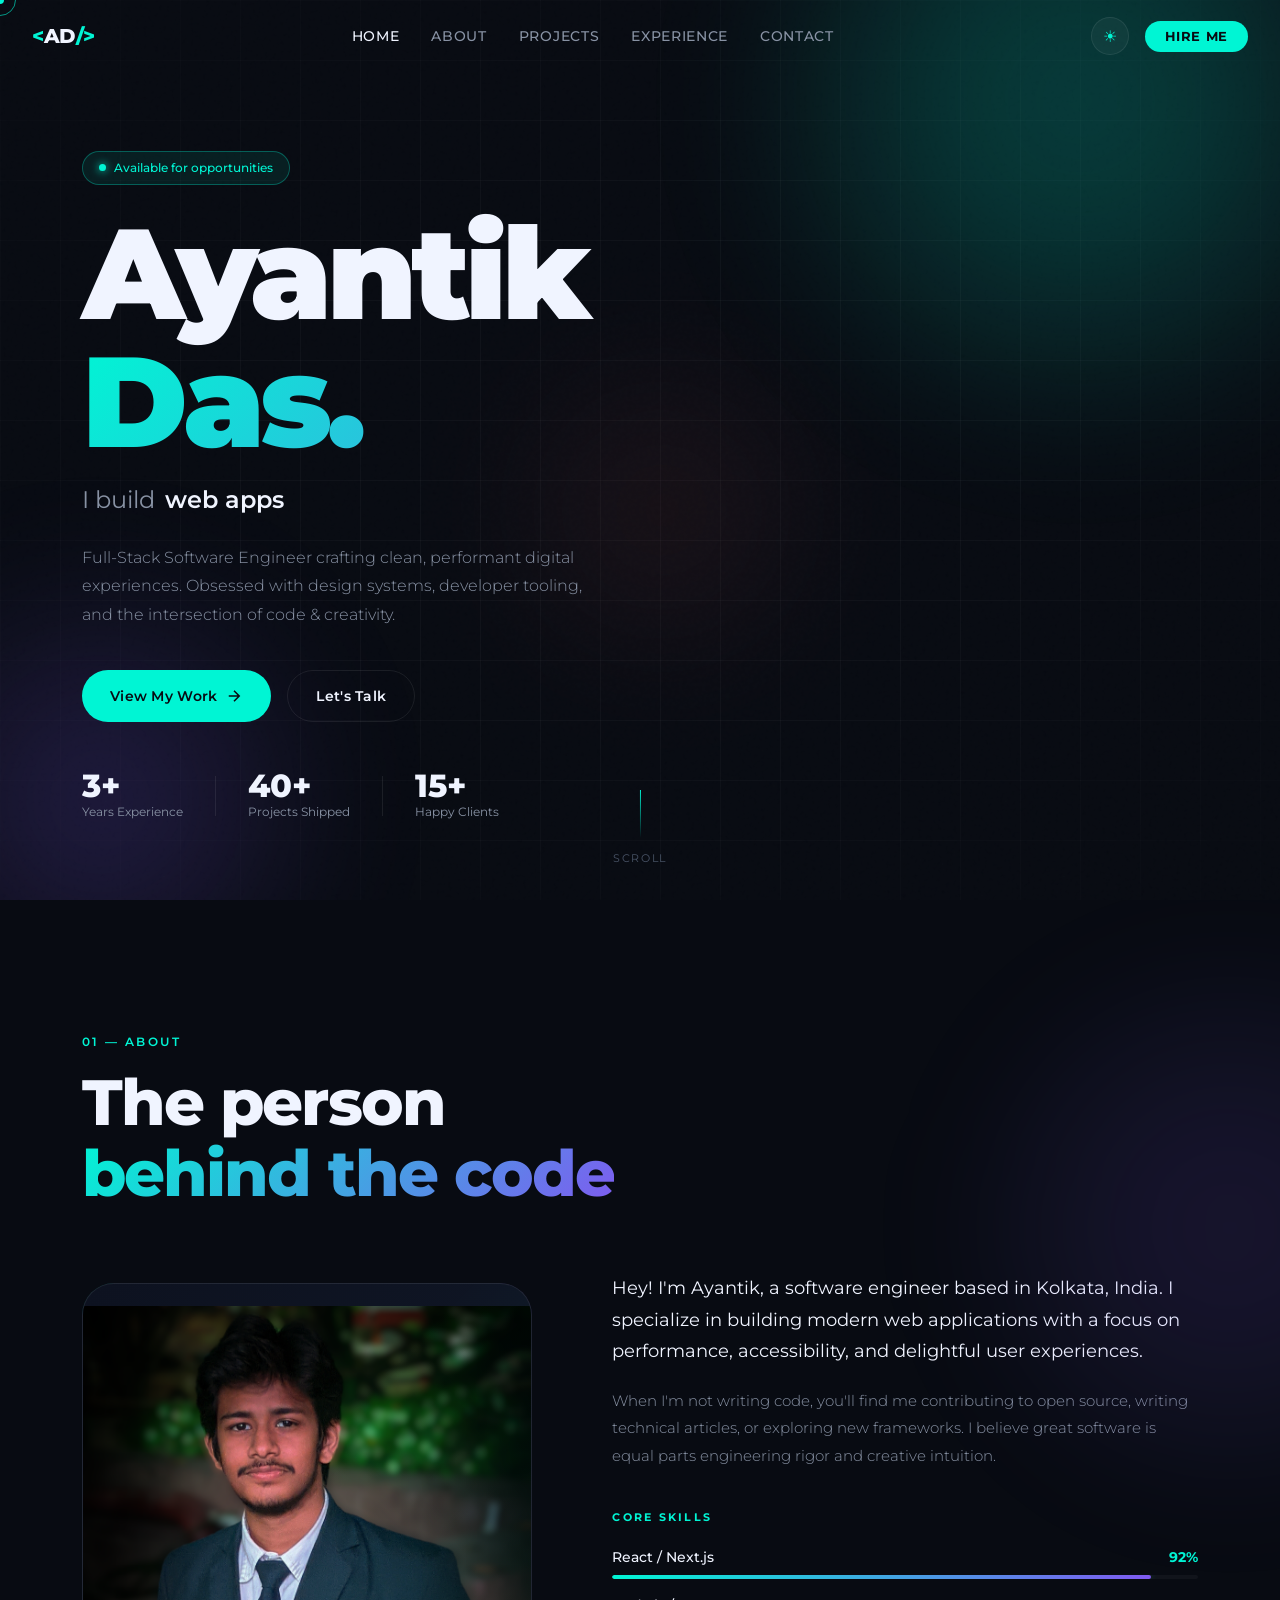
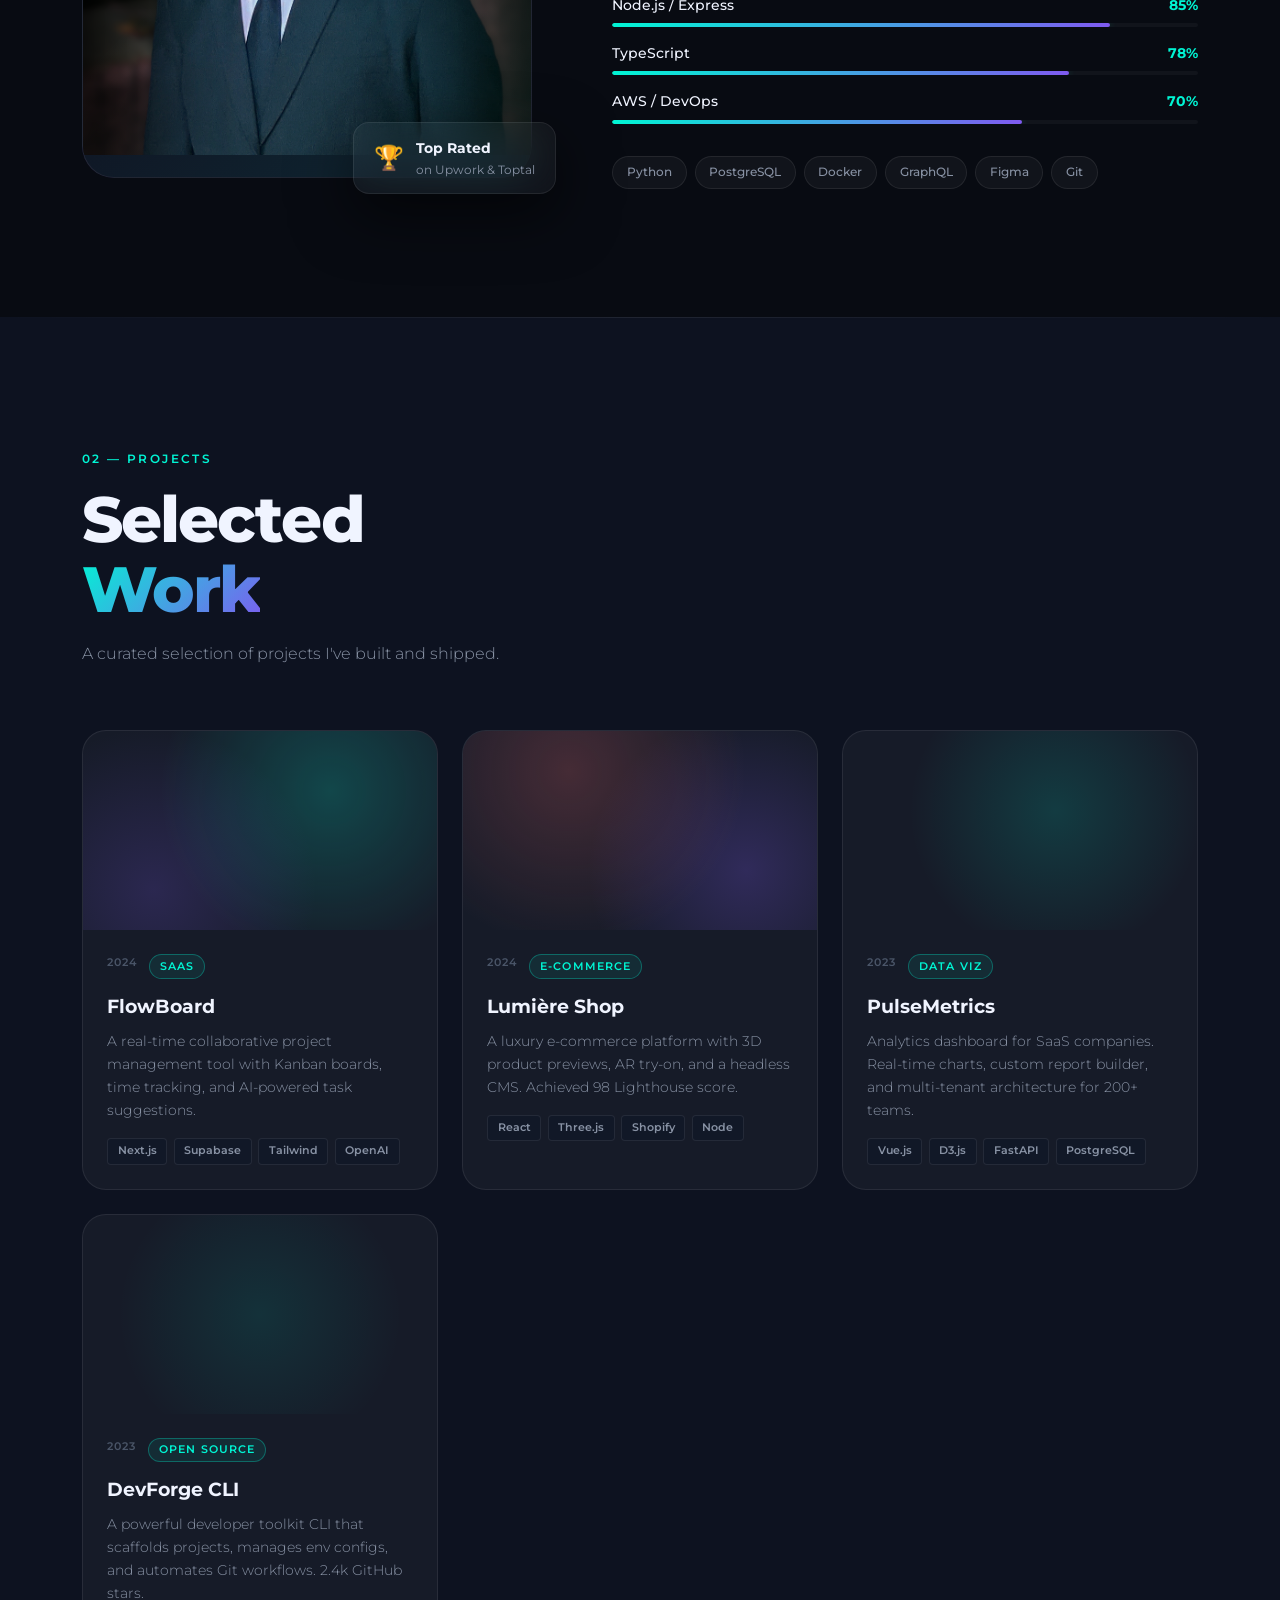
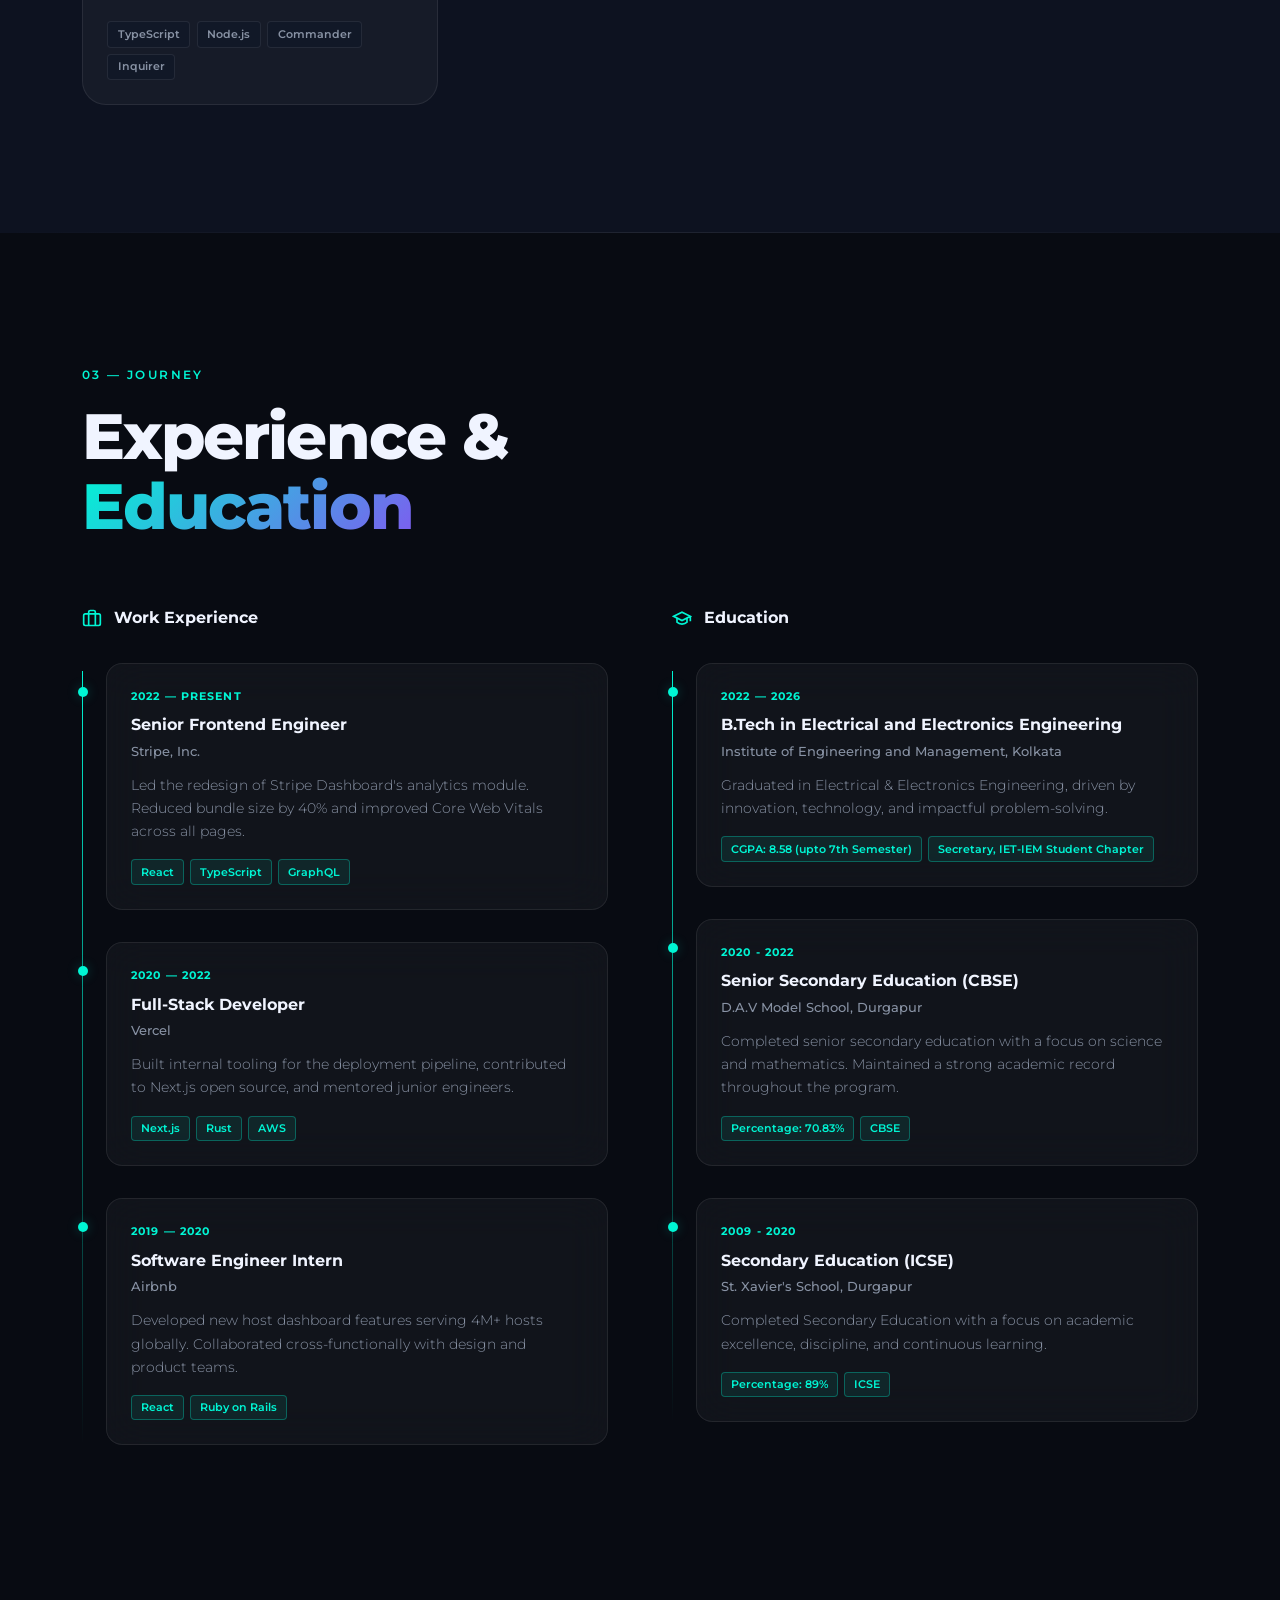
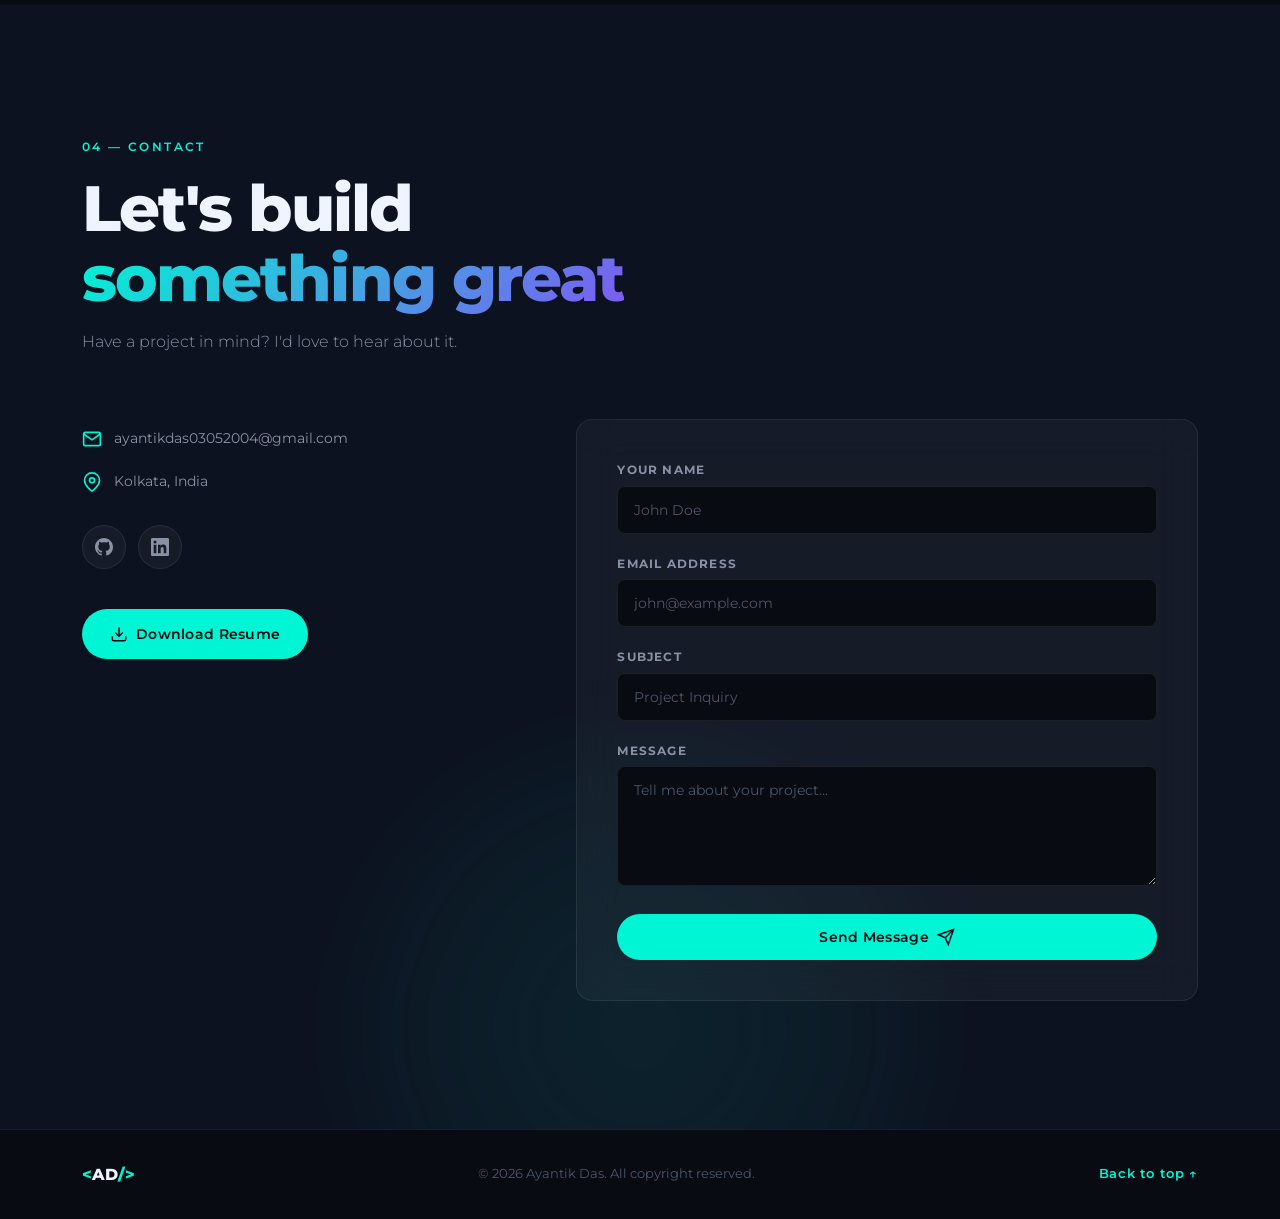
<file: index.html>
<!DOCTYPE html>
<html lang="en" data-theme="dark">
<head>
  <meta charset="UTF-8" />
  <meta name="viewport" content="width=device-width, initial-scale=1.0" />
  <title>Ayantik Das — Software Engineer</title>

  <!-- SEO Meta -->
  <meta name="description" content="Ayantik Das — Full Stack Software Engineer specializing in web development, machine learning, and scalable applications." />
  <meta name="keywords" content="Ayantik Das, Software Engineer, Full Stack Developer, Portfolio, Machine Learning, Web Developer" />
  <meta name="author" content="Ayantik Das" />

  <!-- Theme -->
  <meta name="theme-color" content="#080b12" />

  <!-- Open Graph -->
  <meta property="og:title" content="Ayantik Das | Software Engineer Portfolio" />
  <meta property="og:description" content="Explore projects, skills, and experience of Ayantik Das." />
  <meta property="og:type" content="website" />
  <meta property="og:url" content="https://ayantikdas.netlify.app" />
  <meta property="og:image" content="https://ayantikdas.netlify.app/preview.png" />

  <!-- Twitter -->
  <meta name="twitter:card" content="summary_large_image" />
  <meta name="twitter:title" content="Ayantik Das | Portfolio" />
  <meta name="twitter:description" content="Full Stack Developer | Projects, Skills, Experience" />
  <meta name="twitter:image" content="https://ayantikdas.netlify.app/preview.png" />

  <script type="application/ld+json">
  {
    "@context": "https://schema.org",
    "@type": "Person",
    "name": "Ayantik Das",
    "url": "https://ayantik-das.netlify.app",
    "jobTitle": "Software Engineer",
    "sameAs": [
      "https://github.com/ayantikdas2004"
    ]
  }
</script>

  <link rel="preconnect" href="https://fonts.googleapis.com" />
  <link rel="preconnect" href="https://fonts.gstatic.com" crossorigin />
  <link href="https://fonts.googleapis.com/css2?family=Montserrat:wght@300;400;500;600;700;800;900&display=swap" rel="stylesheet" />
  <link rel="stylesheet" href="style.css" />
  <link rel="icon" href="logo.png" />
</head>
<body>

  <!-- Custom Cursor -->
  <div class="cursor" id="cursor"></div>
  <div class="cursor-follower" id="cursorFollower"></div>

  <!-- Scroll Progress Indicator -->
  <div class="scroll-progress" id="scrollProgress"></div>

  <!-- ===== NAVBAR ===== -->
  <nav class="navbar" id="navbar">
    <div class="nav-logo">
      <span class="logo-bracket">&lt;</span>AD<span class="logo-bracket">/&gt;</span>
    </div>
    <ul class="nav-links" id="navLinks">
      <li><a href="#hero" class="nav-link">Home</a></li>
      <li><a href="#about" class="nav-link">About</a></li>
      <li><a href="#projects" class="nav-link">Projects</a></li>
      <li><a href="#experience" class="nav-link">Experience</a></li>
      <li><a href="#contact" class="nav-link">Contact</a></li>
    </ul>
    <div class="nav-actions">
      <button class="theme-toggle" id="themeToggle" aria-label="Toggle theme">
        <span class="theme-icon">☀</span>
      </button>
      <button class="nav-cta">Hire Me</button>
      <button class="hamburger" id="hamburger" aria-label="Menu">
        <span></span><span></span><span></span>
      </button>
    </div>
  </nav>

  <!-- Mobile Menu -->
  <div class="mobile-menu" id="mobileMenu">
    <ul>
      <li><a href="#hero" class="mobile-link">Home</a></li>
      <li><a href="#about" class="mobile-link">About</a></li>
      <li><a href="#projects" class="mobile-link">Projects</a></li>
      <li><a href="#experience" class="mobile-link">Experience</a></li>
      <li><a href="#contact" class="mobile-link">Contact</a></li>
    </ul>
  </div>

  <main>

    <!-- ===== HERO SECTION ===== -->
    <section class="hero" id="hero">
      <!-- Parallax background layers -->
      <div class="hero-bg" id="heroBg">
        <div class="hero-grid"></div>
        <div class="hero-orb orb-1"></div>
        <div class="hero-orb orb-2"></div>
        <div class="hero-orb orb-3"></div>
        <div class="hero-noise"></div>
      </div>

      <div class="hero-content">
        <div class="hero-badge reveal-up" style="--delay: 0s">
          <span class="badge-dot"></span>
          Available for opportunities
        </div>

        <h1 class="hero-name reveal-up" style="--delay: 0.1s">
          <span class="name-line">Ayantik</span>
          <span class="name-line accent-text">Das.</span>
        </h1>

        <div class="hero-title reveal-up" style="--delay: 0.2s">
          <span class="title-static">I build </span>
          <span class="title-rotating" id="rotatingText">
            <span class="title-word active">web apps</span>
            <span class="title-word">products</span>
            <span class="title-word">experiences</span>
            <span class="title-word">the future</span>
          </span>
        </div>

        <p class="hero-tagline reveal-up" style="--delay: 0.3s">
          Full-Stack Software Engineer crafting clean, performant digital
          experiences. Obsessed with design systems, developer tooling,
          and the intersection of code &amp; creativity.
        </p>

        <div class="hero-actions reveal-up" style="--delay: 0.4s">
          <a href="#projects" class="btn btn-primary">
            <span>View My Work</span>
            <svg viewBox="0 0 24 24" fill="none" stroke="currentColor" stroke-width="2"><path d="M5 12h14M12 5l7 7-7 7"/></svg>
          </a>
          <a href="#contact" class="btn btn-ghost">Let's Talk</a>
        </div>

        <div class="hero-stats reveal-up" style="--delay: 0.5s">
          <div class="stat">
            <span class="stat-number">3+</span>
            <span class="stat-label">Years Experience</span>
          </div>
          <div class="stat-divider"></div>
          <div class="stat">
            <span class="stat-number">40+</span>
            <span class="stat-label">Projects Shipped</span>
          </div>
          <div class="stat-divider"></div>
          <div class="stat">
            <span class="stat-number">15+</span>
            <span class="stat-label">Happy Clients</span>
          </div>
        </div>
      </div>

      <div class="hero-scroll-hint">
        <div class="scroll-line"></div>
        <span>Scroll</span>
      </div>

      <!-- Floating tech tags -->
      <div class="floating-tags" id="floatingTags">
        <span class="ftag" style="--x: 10%; --y: 20%; --delay: 0.6s">React</span>
        <span class="ftag" style="--x: 80%; --y: 15%; --delay: 0.8s">Node.js</span>
        <span class="ftag" style="--x: 75%; --y: 75%; --delay: 1s">TypeScript</span>
        <span class="ftag" style="--x: 12%; --y: 74%; --delay: 1.5s">AWS</span>
      </div>
    </section>

    <!-- ===== ABOUT SECTION ===== -->
    <section class="about" id="about">
      <div class="container">
        <div class="section-header">
          <span class="section-label reveal-up">01 — About</span>
          <h2 class="section-title reveal-up">The person<br /><em>behind the code</em></h2>
        </div>

        <div class="about-grid">
          <div class="about-image-wrap reveal-left">
            <div class="about-image-frame">
              <div class="about-image-placeholder">
                <div class="about-avatar"><img src="profile-img.png" alt="Ayantik Das"></div>
                <div class="about-image-decoration"></div>
              </div>
              <div class="about-image-glow"></div>
            </div>
            <div class="about-card glass-card">
              <span class="about-card-icon">🏆</span>
              <div>
                <strong>Top Rated</strong>
                <p>on Upwork & Toptal</p>
              </div>
            </div>
          </div>

          <div class="about-content reveal-right">
            <p class="about-intro">
              Hey! I'm Ayantik, a software engineer based in Kolkata, India.
              I specialize in building modern web applications with a focus on
              performance, accessibility, and delightful user experiences.
            </p>
            <p class="about-body">
              When I'm not writing code, you'll find me contributing to open source,
              writing technical articles, or exploring new frameworks. I believe
              great software is equal parts engineering rigor and creative intuition.
            </p>

            <div class="skills-section">
              <h3 class="skills-heading">Core Skills</h3>
              <div class="skills-grid">
                <div class="skill-item" data-level="92">
                  <div class="skill-info">
                    <span>React / Next.js</span>
                    <span class="skill-pct">92%</span>
                  </div>
                  <div class="skill-bar"><div class="skill-fill" data-width="92"></div></div>
                </div>
                <div class="skill-item" data-level="85">
                  <div class="skill-info">
                    <span>Node.js / Express</span>
                    <span class="skill-pct">85%</span>
                  </div>
                  <div class="skill-bar"><div class="skill-fill" data-width="85"></div></div>
                </div>
                <div class="skill-item" data-level="78">
                  <div class="skill-info">
                    <span>TypeScript</span>
                    <span class="skill-pct">78%</span>
                  </div>
                  <div class="skill-bar"><div class="skill-fill" data-width="78"></div></div>
                </div>
                <div class="skill-item" data-level="70">
                  <div class="skill-info">
                    <span>AWS / DevOps</span>
                    <span class="skill-pct">70%</span>
                  </div>
                  <div class="skill-bar"><div class="skill-fill" data-width="70"></div></div>
                </div>
              </div>
            </div>

            <div class="tech-icons">
              <span class="tech-badge">Python</span>
              <span class="tech-badge">PostgreSQL</span>
              <span class="tech-badge">Docker</span>
              <span class="tech-badge">GraphQL</span>
              <span class="tech-badge">Figma</span>
              <span class="tech-badge">Git</span>
            </div>
          </div>
        </div>
      </div>

      <!-- Parallax decoration -->
      <div class="about-parallax-orb" id="aboutOrb"></div>
    </section>

    <!-- ===== PROJECTS SECTION ===== -->
    <section class="projects" id="projects">
      <div class="container">
        <div class="section-header">
          <span class="section-label reveal-up">02 — Projects</span>
          <h2 class="section-title reveal-up">Selected<br /><em>Work</em></h2>
          <p class="section-subtitle reveal-up">A curated selection of projects I've built and shipped.</p>
        </div>

        <div class="projects-grid">

          <!-- Project 1 -->
          <article class="project-card reveal-up" style="--delay: 0s">
            <div class="project-image">
              <div class="project-image-bg bg-1"></div>
              <div class="project-overlay">
                <a href="#" class="project-link-btn" aria-label="View Project">
                  <svg viewBox="0 0 24 24" fill="none" stroke="currentColor" stroke-width="2"><path d="M18 13v6a2 2 0 01-2 2H5a2 2 0 01-2-2V8a2 2 0 012-2h6"/><polyline points="15,3 21,3 21,9"/><line x1="10" y1="14" x2="21" y2="3"/></svg>
                </a>
                <a href="#" class="project-link-btn" aria-label="GitHub">
                  <svg viewBox="0 0 24 24" fill="currentColor"><path d="M12 0C5.37 0 0 5.37 0 12c0 5.31 3.435 9.795 8.205 11.385.6.105.825-.255.825-.57 0-.285-.015-1.23-.015-2.235-3.015.555-3.795-.735-4.035-1.41-.135-.345-.72-1.41-1.23-1.695-.42-.225-1.02-.78-.015-.795.945-.015 1.62.87 1.845 1.23 1.08 1.815 2.805 1.305 3.495.99.105-.78.42-1.305.765-1.605-2.67-.3-5.46-1.335-5.46-5.925 0-1.305.465-2.385 1.23-3.225-.12-.3-.54-1.53.12-3.18 0 0 1.005-.315 3.3 1.23.96-.27 1.98-.405 3-.405s2.04.135 3 .405c2.295-1.56 3.3-1.23 3.3-1.23.66 1.65.24 2.88.12 3.18.765.84 1.23 1.905 1.23 3.225 0 4.605-2.805 5.625-5.475 5.925.435.375.81 1.095.81 2.22 0 1.605-.015 2.895-.015 3.3 0 .315.225.69.825.57A12.02 12.02 0 0024 12c0-6.63-5.37-12-12-12z"/></svg>
                </a>
              </div>
            </div>
            <div class="project-body">
              <div class="project-meta">
                <span class="project-year">2024</span>
                <span class="project-type">SaaS</span>
              </div>
              <h3 class="project-title">FlowBoard</h3>
              <p class="project-desc">A real-time collaborative project management tool with Kanban boards, time tracking, and AI-powered task suggestions.</p>
              <div class="project-stack">
                <span>Next.js</span><span>Supabase</span><span>Tailwind</span><span>OpenAI</span>
              </div>
            </div>
          </article>

          <!-- Project 2 -->
          <article class="project-card reveal-up" style="--delay: 0.1s">
            <div class="project-image">
              <div class="project-image-bg bg-2"></div>
              <div class="project-overlay">
                <a href="#" class="project-link-btn" aria-label="View Project">
                  <svg viewBox="0 0 24 24" fill="none" stroke="currentColor" stroke-width="2"><path d="M18 13v6a2 2 0 01-2 2H5a2 2 0 01-2-2V8a2 2 0 012-2h6"/><polyline points="15,3 21,3 21,9"/><line x1="10" y1="14" x2="21" y2="3"/></svg>
                </a>
                <a href="#" class="project-link-btn" aria-label="GitHub">
                  <svg viewBox="0 0 24 24" fill="currentColor"><path d="M12 0C5.37 0 0 5.37 0 12c0 5.31 3.435 9.795 8.205 11.385.6.105.825-.255.825-.57 0-.285-.015-1.23-.015-2.235-3.015.555-3.795-.735-4.035-1.41-.135-.345-.72-1.41-1.23-1.695-.42-.225-1.02-.78-.015-.795.945-.015 1.62.87 1.845 1.23 1.08 1.815 2.805 1.305 3.495.99.105-.78.42-1.305.765-1.605-2.67-.3-5.46-1.335-5.46-5.925 0-1.305.465-2.385 1.23-3.225-.12-.3-.54-1.53.12-3.18 0 0 1.005-.315 3.3 1.23.96-.27 1.98-.405 3-.405s2.04.135 3 .405c2.295-1.56 3.3-1.23 3.3-1.23.66 1.65.24 2.88.12 3.18.765.84 1.23 1.905 1.23 3.225 0 4.605-2.805 5.625-5.475 5.925.435.375.81 1.095.81 2.22 0 1.605-.015 2.895-.015 3.3 0 .315.225.69.825.57A12.02 12.02 0 0024 12c0-6.63-5.37-12-12-12z"/></svg>
                </a>
              </div>
            </div>
            <div class="project-body">
              <div class="project-meta">
                <span class="project-year">2024</span>
                <span class="project-type">E-Commerce</span>
              </div>
              <h3 class="project-title">Lumière Shop</h3>
              <p class="project-desc">A luxury e-commerce platform with 3D product previews, AR try-on, and a headless CMS. Achieved 98 Lighthouse score.</p>
              <div class="project-stack">
                <span>React</span><span>Three.js</span><span>Shopify</span><span>Node</span>
              </div>
            </div>
          </article>

          <!-- Project 3 -->
          <article class="project-card reveal-up" style="--delay: 0.2s">
            <div class="project-image">
              <div class="project-image-bg bg-3"></div>
              <div class="project-overlay">
                <a href="#" class="project-link-btn" aria-label="View Project">
                  <svg viewBox="0 0 24 24" fill="none" stroke="currentColor" stroke-width="2"><path d="M18 13v6a2 2 0 01-2 2H5a2 2 0 01-2-2V8a2 2 0 012-2h6"/><polyline points="15,3 21,3 21,9"/><line x1="10" y1="14" x2="21" y2="3"/></svg>
                </a>
                <a href="#" class="project-link-btn" aria-label="GitHub">
                  <svg viewBox="0 0 24 24" fill="currentColor"><path d="M12 0C5.37 0 0 5.37 0 12c0 5.31 3.435 9.795 8.205 11.385.6.105.825-.255.825-.57 0-.285-.015-1.23-.015-2.235-3.015.555-3.795-.735-4.035-1.41-.135-.345-.72-1.41-1.23-1.695-.42-.225-1.02-.78-.015-.795.945-.015 1.62.87 1.845 1.23 1.08 1.815 2.805 1.305 3.495.99.105-.78.42-1.305.765-1.605-2.67-.3-5.46-1.335-5.46-5.925 0-1.305.465-2.385 1.23-3.225-.12-.3-.54-1.53.12-3.18 0 0 1.005-.315 3.3 1.23.96-.27 1.98-.405 3-.405s2.04.135 3 .405c2.295-1.56 3.3-1.23 3.3-1.23.66 1.65.24 2.88.12 3.18.765.84 1.23 1.905 1.23 3.225 0 4.605-2.805 5.625-5.475 5.925.435.375.81 1.095.81 2.22 0 1.605-.015 2.895-.015 3.3 0 .315.225.69.825.57A12.02 12.02 0 0024 12c0-6.63-5.37-12-12-12z"/></svg>
                </a>
              </div>
            </div>
            <div class="project-body">
              <div class="project-meta">
                <span class="project-year">2023</span>
                <span class="project-type">Data Viz</span>
              </div>
              <h3 class="project-title">PulseMetrics</h3>
              <p class="project-desc">Analytics dashboard for SaaS companies. Real-time charts, custom report builder, and multi-tenant architecture for 200+ teams.</p>
              <div class="project-stack">
                <span>Vue.js</span><span>D3.js</span><span>FastAPI</span><span>PostgreSQL</span>
              </div>
            </div>
          </article>

          <!-- Project 4 — Wide card -->
          <article class="project-card project-card--wide reveal-up" style="--delay: 0.3s">
            <div class="project-image">
              <div class="project-image-bg bg-4"></div>
              <div class="project-overlay">
                <a href="#" class="project-link-btn" aria-label="View Project">
                  <svg viewBox="0 0 24 24" fill="none" stroke="currentColor" stroke-width="2"><path d="M18 13v6a2 2 0 01-2 2H5a2 2 0 01-2-2V8a2 2 0 012-2h6"/><polyline points="15,3 21,3 21,9"/><line x1="10" y1="14" x2="21" y2="3"/></svg>
                </a>
                <a href="#" class="project-link-btn" aria-label="GitHub">
                  <svg viewBox="0 0 24 24" fill="currentColor"><path d="M12 0C5.37 0 0 5.37 0 12c0 5.31 3.435 9.795 8.205 11.385.6.105.825-.255.825-.57 0-.285-.015-1.23-.015-2.235-3.015.555-3.795-.735-4.035-1.41-.135-.345-.72-1.41-1.23-1.695-.42-.225-1.02-.78-.015-.795.945-.015 1.62.87 1.845 1.23 1.08 1.815 2.805 1.305 3.495.99.105-.78.42-1.305.765-1.605-2.67-.3-5.46-1.335-5.46-5.925 0-1.305.465-2.385 1.23-3.225-.12-.3-.54-1.53.12-3.18 0 0 1.005-.315 3.3 1.23.96-.27 1.98-.405 3-.405s2.04.135 3 .405c2.295-1.56 3.3-1.23 3.3-1.23.66 1.65.24 2.88.12 3.18.765.84 1.23 1.905 1.23 3.225 0 4.605-2.805 5.625-5.475 5.925.435.375.81 1.095.81 2.22 0 1.605-.015 2.895-.015 3.3 0 .315.225.69.825.57A12.02 12.02 0 0024 12c0-6.63-5.37-12-12-12z"/></svg>
                </a>
              </div>
            </div>
            <div class="project-body">
              <div class="project-meta">
                <span class="project-year">2023</span>
                <span class="project-type">Open Source</span>
              </div>
              <h3 class="project-title">DevForge CLI</h3>
              <p class="project-desc">A powerful developer toolkit CLI that scaffolds projects, manages env configs, and automates Git workflows. 2.4k GitHub stars.</p>
              <div class="project-stack">
                <span>TypeScript</span><span>Node.js</span><span>Commander</span><span>Inquirer</span>
              </div>
            </div>
          </article>

        </div>
      </div>
    </section>

    <!-- ===== EXPERIENCE SECTION ===== -->
    <section class="experience" id="experience">
      <div class="container">
        <div class="section-header">
          <span class="section-label reveal-up">03 — Journey</span>
          <h2 class="section-title reveal-up">Experience &amp;<br /><em>Education</em></h2>
        </div>

        <div class="timeline-grid">
          <!-- Work Experience -->
          <div class="timeline-column">
            <h3 class="timeline-heading reveal-up">
              <svg viewBox="0 0 24 24" fill="none" stroke="currentColor" stroke-width="2"><rect x="2" y="7" width="20" height="14" rx="2"/><path d="M16 21V5a2 2 0 00-2-2h-4a2 2 0 00-2 2v16"/></svg>
              Work Experience
            </h3>

            <div class="timeline">
              <div class="timeline-item reveal-up">
                <div class="timeline-dot"></div>
                <div class="timeline-content glass-card">
                  <span class="timeline-date">2022 — Present</span>
                  <h4>Senior Frontend Engineer</h4>
                  <span class="timeline-company">Stripe, Inc.</span>
                  <p>Led the redesign of Stripe Dashboard's analytics module. Reduced bundle size by 40% and improved Core Web Vitals across all pages.</p>
                  <div class="timeline-tags">
                    <span>React</span><span>TypeScript</span><span>GraphQL</span>
                  </div>
                </div>
              </div>

              <div class="timeline-item reveal-up">
                <div class="timeline-dot"></div>
                <div class="timeline-content glass-card">
                  <span class="timeline-date">2020 — 2022</span>
                  <h4>Full-Stack Developer</h4>
                  <span class="timeline-company">Vercel</span>
                  <p>Built internal tooling for the deployment pipeline, contributed to Next.js open source, and mentored junior engineers.</p>
                  <div class="timeline-tags">
                    <span>Next.js</span><span>Rust</span><span>AWS</span>
                  </div>
                </div>
              </div>

              <div class="timeline-item reveal-up">
                <div class="timeline-dot"></div>
                <div class="timeline-content glass-card">
                  <span class="timeline-date">2019 — 2020</span>
                  <h4>Software Engineer Intern</h4>
                  <span class="timeline-company">Airbnb</span>
                  <p>Developed new host dashboard features serving 4M+ hosts globally. Collaborated cross-functionally with design and product teams.</p>
                  <div class="timeline-tags">
                    <span>React</span><span>Ruby on Rails</span>
                  </div>
                </div>
              </div>
            </div>
          </div>

          <!-- Education -->
          <div class="timeline-column">
            <h3 class="timeline-heading reveal-up">
              <svg viewBox="0 0 24 24" fill="none" stroke="currentColor" stroke-width="2"><path d="M22 10v6M2 10l10-5 10 5-10 5z"/><path d="M6 12v5c3 3 9 3 12 0v-5"/></svg>
              Education
            </h3>

            <div class="timeline">
              <div class="timeline-item reveal-up">
                <div class="timeline-dot"></div>
                <div class="timeline-content glass-card">
                  <span class="timeline-date">2022 — 2026</span>
                  <h4>B.Tech in Electrical and Electronics Engineering</h4>
                  <span class="timeline-company">Institute of Engineering and Management, Kolkata</span>
                  <p>Graduated in Electrical & Electronics Engineering, driven by innovation, technology, and impactful problem-solving.</p>
                  <div class="timeline-tags">
                    <span>CGPA: 8.58 (upto 7th Semester)</span><span>Secretary, IET-IEM Student Chapter</span>
                  </div>
                </div>
              </div>

              <div class="timeline-item reveal-up">
                <div class="timeline-dot"></div>
                <div class="timeline-content glass-card">
                  <span class="timeline-date">2020 - 2022</span>
                  <h4>Senior Secondary Education (CBSE)</h4>
                  <span class="timeline-company">D.A.V Model School, Durgapur</span>
                  <p>Completed senior secondary education with a focus on science and mathematics. Maintained a strong academic record throughout the program.</p>
                  <div class="timeline-tags">
                    <span>Percentage: 70.83%</span><span>CBSE</span>
                  </div>
                </div>
              </div>

              <div class="timeline-item reveal-up">
                <div class="timeline-dot"></div>
                <div class="timeline-content glass-card">
                  <span class="timeline-date">2009 - 2020</span>
                  <h4>Secondary Education (ICSE)</h4>
                  <span class="timeline-company">St. Xavier's School, Durgapur</span>
                  <p>Completed Secondary Education with a focus on academic excellence, discipline, and continuous learning.</p>
                  <div class="timeline-tags">
                    <span>Percentage: 89%</span><span>ICSE</span>
                  </div>
                </div>
              </div>
            </div>
          </div>
        </div>
      </div>
    </section>

    <!-- ===== CONTACT SECTION ===== -->
    <section class="contact" id="contact">
      <div class="contact-bg">
        <div class="contact-orb"></div>
      </div>
      <div class="container">
        <div class="section-header">
          <span class="section-label reveal-up">04 — Contact</span>
          <h2 class="section-title reveal-up">Let's build<br /><em>something great</em></h2>
          <p class="section-subtitle reveal-up">Have a project in mind? I'd love to hear about it.</p>
        </div>

        <div class="contact-grid">
          <div class="contact-info reveal-left">
            <div class="contact-detail">
              <svg viewBox="0 0 24 24" fill="none" stroke="currentColor" stroke-width="2"><path d="M4 4h16c1.1 0 2 .9 2 2v12c0 1.1-.9 2-2 2H4c-1.1 0-2-.9-2-2V6c0-1.1.9-2 2-2z"/><polyline points="22,6 12,13 2,6"/></svg>
              <span>ayantikdas03052004@gmail.com</span>
            </div>
            <div class="contact-detail">
              <svg viewBox="0 0 24 24" fill="none" stroke="currentColor" stroke-width="2"><path d="M21 10c0 7-9 13-9 13s-9-6-9-13a9 9 0 0118 0z"/><circle cx="12" cy="10" r="3"/></svg>
              <span>Kolkata, India</span>
            </div>

            <div class="social-links">
              <a href="https://github.com/ayantikdas2004" target="_blank" class="social-link" aria-label="GitHub">
                <svg viewBox="0 0 24 24" fill="currentColor"><path d="M12 0C5.37 0 0 5.37 0 12c0 5.31 3.435 9.795 8.205 11.385.6.105.825-.255.825-.57 0-.285-.015-1.23-.015-2.235-3.015.555-3.795-.735-4.035-1.41-.135-.345-.72-1.41-1.23-1.695-.42-.225-1.02-.78-.015-.795.945-.015 1.62.87 1.845 1.23 1.08 1.815 2.805 1.305 3.495.99.105-.78.42-1.305.765-1.605-2.67-.3-5.46-1.335-5.46-5.925 0-1.305.465-2.385 1.23-3.225-.12-.3-.54-1.53.12-3.18 0 0 1.005-.315 3.3 1.23.96-.27 1.98-.405 3-.405s2.04.135 3 .405c2.295-1.56 3.3-1.23 3.3-1.23.66 1.65.24 2.88.12 3.18.765.84 1.23 1.905 1.23 3.225 0 4.605-2.805 5.625-5.475 5.925.435.375.81 1.095.81 2.22 0 1.605-.015 2.895-.015 3.3 0 .315.225.69.825.57A12.02 12.02 0 0024 12c0-6.63-5.37-12-12-12z"/></svg>
              </a>
              <a href="https://www.linkedin.com/in/ayantik-das-a03853248/" target="_blank" class="social-link" aria-label="LinkedIn">
                <svg viewBox="0 0 24 24" fill="currentColor"><path d="M20.447 20.452h-3.554v-5.569c0-1.328-.027-3.037-1.852-3.037-1.853 0-2.136 1.445-2.136 2.939v5.667H9.351V9h3.414v1.561h.046c.477-.9 1.637-1.85 3.37-1.85 3.601 0 4.267 2.37 4.267 5.455v6.286zM5.337 7.433a2.062 2.062 0 01-2.063-2.065 2.064 2.064 0 112.063 2.065zm1.782 13.019H3.555V9h3.564v11.452zM22.225 0H1.771C.792 0 0 .774 0 1.729v20.542C0 23.227.792 24 1.771 24h20.451C23.2 24 24 23.227 24 22.271V1.729C24 .774 23.2 0 22.222 0h.003z"/></svg>
              </a>
              <!-- <a href="#" class="social-link" aria-label="Twitter">
                <svg viewBox="0 0 24 24" fill="currentColor"><path d="M23.953 4.57a10 10 0 01-2.825.775 4.958 4.958 0 002.163-2.723c-.951.555-2.005.959-3.127 1.184a4.92 4.92 0 00-8.384 4.482C7.69 8.095 4.067 6.13 1.64 3.162a4.822 4.822 0 00-.666 2.475c0 1.71.87 3.213 2.188 4.096a4.904 4.904 0 01-2.228-.616v.06a4.923 4.923 0 003.946 4.827 4.996 4.996 0 01-2.212.085 4.936 4.936 0 004.604 3.417 9.867 9.867 0 01-6.102 2.105c-.39 0-.779-.023-1.17-.067a13.995 13.995 0 007.557 2.209c9.053 0 13.998-7.496 13.998-13.985 0-.21 0-.42-.015-.63A9.935 9.935 0 0024 4.59z"/></svg>
              </a>
              <a href="#" class="social-link" aria-label="Dribbble">
                <svg viewBox="0 0 24 24" fill="currentColor"><path d="M12 24C5.385 24 0 18.615 0 12S5.385 0 12 0s12 5.385 12 12-5.385 12-12 12zm10.12-10.358c-.35-.11-3.17-.953-6.384-.438 1.34 3.684 1.887 6.684 1.992 7.308 2.3-1.555 3.936-4.02 4.395-6.87zm-6.115 7.808c-.153-.9-.75-4.032-2.19-7.77l-.066.02c-5.79 2.015-7.87 6.025-8.04 6.4 1.73 1.358 3.92 2.166 6.29 2.166 1.42 0 2.77-.29 4-.814zm-11.62-2.58c.232-.4 3.045-5.055 8.332-6.765.135-.045.27-.084.405-.12-.26-.585-.54-1.167-.832-1.74C7.17 11.775 2.206 11.71 1.756 11.7l-.004.312c0 2.633.998 5.037 2.634 6.855zm-2.42-8.955c.46.008 4.683.026 9.477-1.248-1.698-3.018-3.53-5.558-3.8-5.928-2.868 1.35-5.01 3.99-5.676 7.17zM9.6 2.052c.282.38 2.145 2.914 3.822 6 3.645-1.365 5.19-3.44 5.373-3.702-1.81-1.61-4.19-2.586-6.795-2.586-.825 0-1.63.1-2.4.285zm10.335 3.483c-.218.29-1.935 2.493-5.724 4.04.24.49.47.985.68 1.486.08.18.15.36.22.53 3.41-.43 6.8.26 7.14.33-.02-2.42-.88-4.64-2.31-6.386z"/></svg>
              </a> -->
            </div>

            <a href="https://drive.google.com/file/d/1DnIZAFyAKAWQLDrlZKvHoN94POtY7pAt/view?usp=sharing" target="_blank" class="btn btn-primary download-btn">
              <svg viewBox="0 0 24 24" fill="none" stroke="currentColor" stroke-width="2"><path d="M21 15v4a2 2 0 01-2 2H5a2 2 0 01-2-2v-4"/><polyline points="7,10 12,15 17,10"/><line x1="12" y1="15" x2="12" y2="3"/></svg>
              Download Resume
            </a>
          </div>

          <form class="contact-form glass-card reveal-right" id="contactForm" name="contact" method="POST" data-netlify="true" netlify-honeypot="bot-field" action="/thank-you">
              <input type="hidden" name="form-name" value="contact" />
              <input type="hidden" name="bot-field" />
            <div class="form-group">
              <label for="name">Your Name</label>
              <input type="text" id="name" name="name" placeholder="John Doe" required />
            </div>
            <div class="form-group">
              <label for="email">Email Address</label>
              <input type="email" id="email" name="email" placeholder="john@example.com" required />
            </div>
            <div class="form-group">
              <label for="subject">Subject</label>
              <input type="text" id="subject" name="subject" placeholder="Project Inquiry" />
            </div>
            <div class="form-group">
              <label for="message">Message</label>
              <textarea id="message" name="message" rows="5" placeholder="Tell me about your project..." required></textarea>
            </div>
            <button type="submit" class="btn btn-primary form-submit">
              <span>Send Message</span>
              <svg viewBox="0 0 24 24" fill="none" stroke="currentColor" stroke-width="2"><line x1="22" y1="2" x2="11" y2="13"/><polygon points="22,2 15,22 11,13 2,9"/></svg>
            </button>
          </form>
        </div>
      </div>
    </section>

  </main>

  <!-- ===== FOOTER ===== -->
  <footer class="footer">
    <div class="container">
      <div class="footer-inner">
        <span class="footer-logo"><span class="logo-bracket">&lt;</span>AD<span class="logo-bracket">/&gt;</span></span>
        <p class="footer-copy">© 2026 Ayantik Das. All copyright reserved.</p>
        <a href="#hero" class="footer-back">Back to top ↑</a>
      </div>
    </div>
  </footer>

  <script src="script.js"></script>
  <!-- Netlify Form Detection (Hidden Backup) -->
<form name="contact" method="POST" data-netlify="true" hidden>
  <input type="text" name="name" />
  <input type="email" name="email" />
  <textarea name="message"></textarea>
</form>
</body>
</html>
</file>
<file: style.css>
/* ====================================================
   ALEX MERCER PORTFOLIO — styles.css
   Design: Dark editorial with electric accent
   ==================================================== */

/* ===== CSS VARIABLES ===== */
:root {
  --accent: #00f5d4;
  --accent-glow: rgba(0, 245, 212, 0.25);
  --accent-dim: rgba(0, 245, 212, 0.08);

  --bg: #080b12;
  --bg-2: #0d1220;
  --bg-3: #111827;
  --surface: rgba(255, 255, 255, 0.04);
  --surface-hover: rgba(255, 255, 255, 0.07);
  --border: rgba(255, 255, 255, 0.08);
  --border-accent: rgba(0, 245, 212, 0.3);

  --text-primary: #f0f4ff;
  --text-secondary: #8892a4;
  --text-muted: #4a5568;

  --shadow-sm: 0 2px 8px rgba(0,0,0,0.4);
  --shadow-md: 0 8px 32px rgba(0,0,0,0.5);
  --shadow-lg: 0 20px 60px rgba(0,0,0,0.6);
  --shadow-accent: 0 0 40px rgba(0, 245, 212, 0.15);

  --radius-sm: 8px;
  --radius-md: 16px;
  --radius-lg: 24px;
  --radius-xl: 32px;

  --nav-h: 72px;
  --transition: all 0.3s cubic-bezier(0.4, 0, 0.2, 1);
  --transition-bounce: all 0.5s cubic-bezier(0.34, 1.56, 0.64, 1);
}

/* Light theme overrides */
[data-theme="light"] {
  --bg: #f5f7ff;
  --bg-2: #eef1fb;
  --bg-3: #e8ecf8;
  --surface: rgba(0, 0, 0, 0.04);
  --surface-hover: rgba(0, 0, 0, 0.07);
  --border: rgba(0, 0, 0, 0.08);
  --text-primary: #0d1220;
  --text-secondary: #4a5568;
  --text-muted: #8892a4;
  --shadow-sm: 0 2px 8px rgba(0,0,0,0.1);
  --shadow-md: 0 8px 32px rgba(0,0,0,0.12);
  --shadow-lg: 0 20px 60px rgba(0,0,0,0.15);
}

/* ===== RESET & BASE ===== */
*, *::before, *::after {
  margin: 0; padding: 0; box-sizing: border-box;
}
html {
  scroll-behavior: smooth;
  font-size: 16px;
}
body {
  font-family: 'Montserrat', sans-serif;
  background-color: var(--bg);
  color: var(--text-primary);
  overflow-x: hidden;
  line-height: 1.6;
  cursor: none; /* Hide default cursor for custom one */
}
@media (pointer: coarse) {
  body { cursor: auto; } /* Restore on touch devices */
}
a { text-decoration: none; color: inherit; }
img { max-width: 100%; display: block; }
ul { list-style: none; }
button { cursor: none; font-family: inherit; border: none; background: none; }
input, textarea { font-family: inherit; }

.container {
  max-width: 1180px;
  margin: 0 auto;
  padding: 0 2rem;
}

/* ===== CUSTOM CURSOR ===== */
.cursor {
  width: 8px; height: 8px;
  background: var(--accent);
  border-radius: 50%;
  position: fixed; top: 0; left: 0;
  pointer-events: none; z-index: 9999;
  transform: translate(-50%, -50%);
  transition: width 0.2s, height 0.2s, background 0.2s;
}
.cursor-follower {
  width: 32px; height: 32px;
  border: 1.5px solid var(--accent);
  border-radius: 50%;
  position: fixed; top: 0; left: 0;
  pointer-events: none; z-index: 9998;
  transform: translate(-50%, -50%);
  transition: transform 0.15s ease, width 0.3s, height 0.3s, opacity 0.3s;
  opacity: 0.6;
}
.cursor.is-hovering { width: 14px; height: 14px; }
.cursor-follower.is-hovering { width: 48px; height: 48px; opacity: 1; background: var(--accent-dim); }
@media (pointer: coarse) { .cursor, .cursor-follower { display: none; } }

/* ===== SCROLL PROGRESS ===== */
.scroll-progress {
  position: fixed; top: 0; left: 0;
  height: 3px; width: 0%;
  background: linear-gradient(90deg, var(--accent), #7f5af0);
  z-index: 1001;
  transition: width 0.1s linear;
}

/* ===== NAVBAR ===== */
.navbar {
  position: fixed; top: 0; left: 0; right: 0;
  height: var(--nav-h);
  display: flex; align-items: center; justify-content: space-between;
  padding: 0 2rem;
  z-index: 1000;
  transition: var(--transition);
}
.navbar.scrolled {
  background: rgba(8, 11, 18, 0.85);
  backdrop-filter: blur(20px);
  -webkit-backdrop-filter: blur(20px);
  /* border-bottom: 1px solid var(--border); */
  box-shadow: var(--shadow-md);
}
[data-theme="light"] .navbar.scrolled {
  background: rgba(245, 247, 255, 0.85);
}
.nav-logo {
  font-size: 1.25rem; font-weight: 800;
  letter-spacing: -0.02em;
  color: var(--text-primary);
}
.logo-bracket { color: var(--accent); }
.nav-links {
  display: flex; gap: 2rem; align-items: center;
}
.nav-link {
  font-size: 0.85rem; font-weight: 500;
  letter-spacing: 0.05em; text-transform: uppercase;
  color: var(--text-secondary);
  position: relative;
  transition: color 0.3s;
}
.nav-link::after {
  content: ''; position: absolute;
  bottom: -4px; left: 0; right: 0; height: 1px;
  background: var(--accent);
  transform: scaleX(0); transform-origin: right;
  transition: transform 0.3s ease;
}
.nav-link:hover { color: var(--text-primary); }
.nav-link:hover::after { transform: scaleX(1); transform-origin: left; }
.nav-actions { display: flex; align-items: center; gap: 1rem; }

.theme-toggle {
  width: 38px; height: 38px;
  border-radius: 50%;
  background: var(--surface);
  border: 1px solid var(--border);
  display: flex; align-items: center; justify-content: center;
  font-size: 1rem;
  cursor: none;
  transition: var(--transition);
  color: var(--accent)
}
.theme-toggle:hover { background: var(--surface-hover); border-color: var(--accent); }
.nav-cta {
  padding: 0.5rem 1.25rem;
  border-radius: 100px;
  background: var(--accent);
  color: #080b12;
  font-size: 0.8rem; font-weight: 700;
  letter-spacing: 0.05em; text-transform: uppercase;
  cursor: none;
  transition: var(--transition-bounce);
}
.nav-cta:hover { transform: scale(1.05); box-shadow: 0 0 20px var(--accent-glow); }

.hamburger {
  display: none; flex-direction: column; gap: 5px;
  width: 28px; cursor: none;
}
.hamburger span {
  display: block; height: 2px; width: 100%;
  background: var(--text-primary);
  border-radius: 2px;
  transition: var(--transition);
}
.hamburger.active span:nth-child(1) { transform: translateY(7px) rotate(45deg); }
.hamburger.active span:nth-child(2) { opacity: 0; transform: scaleX(0); }
.hamburger.active span:nth-child(3) { transform: translateY(-7px) rotate(-45deg); }

/* ===== MOBILE MENU ===== */
.mobile-menu {
  position: fixed; 
  /* top: var(--nav-h); */
  left: 0; 
  right: 0;
  background: rgba(8,11,18,0.98);
  backdrop-filter: blur(20px);
  -webkit-backdrop-filter: blur(20px);
  padding: 2rem;
  z-index: 999;
  transform: translateY(-110%);
  transition: transform 0.4s cubic-bezier(0.4,0,0.2,1);
  border-bottom: 1px solid var(--border);
}
.mobile-menu.open { 
  transform: translateY(62px);
}
.mobile-menu ul { display: flex; flex-direction: column; gap: 1.5rem; }
.mobile-link {
  font-size: 1.5rem; font-weight: 700; color: var(--text-primary);
  display: block;
  transition: color 0.3s;
}
.mobile-link:hover { color: var(--accent); }

/* ===== BUTTONS ===== */
.btn {
  display: inline-flex; align-items: center; gap: 0.5rem;
  padding: 0.85rem 1.75rem;
  border-radius: 100px;
  font-size: 0.9rem; font-weight: 600;
  letter-spacing: 0.02em;
  cursor: none;
  transition: var(--transition-bounce);
  position: relative; overflow: hidden;
}
.btn svg { width: 18px; height: 18px; }
.btn-primary {
  background: var(--accent);
  color: #080b12;
}
.btn-primary:hover {
  transform: scale(1.04) translateY(-2px);
  box-shadow: 0 8px 25px var(--accent-glow);
}
.btn-ghost {
  background: transparent;
  color: var(--text-primary);
  border: 1px solid var(--border);
}
.btn-ghost:hover {
  border-color: var(--accent);
  color: var(--accent);
  transform: scale(1.04);
}

/* ===== GLASS CARD ===== */
.glass-card {
  background: var(--surface);
  backdrop-filter: blur(20px);
  -webkit-backdrop-filter: blur(20px);
  border: 1px solid var(--border);
  border-radius: var(--radius-md);
}

/* ===== REVEAL ANIMATIONS ===== */
.reveal-up, .reveal-left, .reveal-right {
  opacity: 0;
  transition: opacity 0.7s ease, transform 0.7s cubic-bezier(0.25, 0.46, 0.45, 0.94);
  transition-delay: var(--delay, 0s);
}
.reveal-up { transform: translateY(40px); }
.reveal-left { transform: translateX(-40px); }
.reveal-right { transform: translateX(40px); }
.reveal-up.visible, .reveal-left.visible, .reveal-right.visible {
  opacity: 1; transform: translate(0, 0);
}

/* ===== SECTION HEADER ===== */
.section-header { margin-bottom: 4rem; }
.section-label {
  display: inline-block;
  font-size: 0.75rem; font-weight: 600;
  letter-spacing: 0.2em; text-transform: uppercase;
  color: var(--accent);
  margin-bottom: 1rem;
}
.section-title {
  font-size: clamp(2.5rem, 5vw, 4rem);
  font-weight: 800;
  line-height: 1.1;
  letter-spacing: -0.03em;
  color: var(--text-primary);
}
.section-title em {
  font-style: normal;
  background: linear-gradient(135deg, var(--accent), #7f5af0);
  -webkit-background-clip: text;
  -webkit-text-fill-color: transparent;
  background-clip: text;
}
.section-subtitle {
  margin-top: 1rem;
  font-size: 1rem; font-weight: 300;
  color: var(--text-secondary);
  max-width: 480px;
}

/* =============================================
   HERO SECTION
   ============================================= */
.hero {
  position: relative; min-height: 100vh;
  display: flex; align-items: center;
  overflow: hidden;
  padding-top: var(--nav-h);
}

/* Parallax background */
.hero-bg {
  position: absolute; inset: 0;
  will-change: transform;
}
.hero-grid {
  position: absolute; inset: 0;
  background-image:
    linear-gradient(var(--border) 1px, transparent 1px),
    linear-gradient(90deg, var(--border) 1px, transparent 1px);
  background-size: 60px 60px;
  mask-image: radial-gradient(ellipse 80% 80% at 50% 50%, black 40%, transparent 100%);
  -webkit-mask-image: radial-gradient(ellipse 80% 80% at 50% 50%, black 40%, transparent 100%);
  opacity: 0.4;
}
.hero-orb {
  position: absolute; border-radius: 50%;
  filter: blur(80px);
  opacity: 0.25;
}
.orb-1 {
  width: 600px; height: 600px;
  background: radial-gradient(circle, var(--accent), transparent);
  top: -200px; right: -100px;
  animation: float1 8s ease-in-out infinite;
}
.orb-2 {
  width: 400px; height: 400px;
  background: radial-gradient(circle, #7f5af0, transparent);
  bottom: -100px; left: -100px;
  animation: float2 10s ease-in-out infinite;
}
.orb-3 {
  width: 300px; height: 300px;
  background: radial-gradient(circle, #ff6b6b, transparent);
  top: 40%; left: 40%;
  opacity: 0.1;
  animation: float1 12s ease-in-out infinite reverse;
}
.hero-noise {
  position: absolute; inset: 0;
  background-image: url("data:image/svg+xml,%3Csvg viewBox='0 0 256 256' xmlns='http://www.w3.org/2000/svg'%3E%3Cfilter id='noise'%3E%3CfeTurbulence type='fractalNoise' baseFrequency='0.9' numOctaves='4' stitchTiles='stitch'/%3E%3C/filter%3E%3Crect width='100%25' height='100%25' filter='url(%23noise)' opacity='0.03'/%3E%3C/svg%3E");
  opacity: 0.5;
  pointer-events: none;
}

@keyframes float1 {
  0%, 100% { transform: translateY(0) scale(1); }
  50% { transform: translateY(-30px) scale(1.05); }
}
@keyframes float2 {
  0%, 100% { transform: translateY(0) scale(1); }
  50% { transform: translateY(20px) scale(0.95); }
}

.hero-content {
  position: relative; z-index: 2;
  padding: 0 2rem;
  max-width: 1180px;
  margin: 0 auto;
  width: 100%;
}

/* Badge */
.hero-badge {
  display: inline-flex; align-items: center; gap: 0.5rem;
  padding: 0.4rem 1rem;
  border: 1px solid var(--border-accent);
  border-radius: 100px;
  font-size: 0.78rem; font-weight: 500;
  color: var(--accent);
  background: var(--accent-dim);
  margin-bottom: 1.5rem;
}
.badge-dot {
  width: 7px; height: 7px;
  border-radius: 50%;
  background: var(--accent);
  box-shadow: 0 0 8px var(--accent);
  animation: pulse 2s infinite;
}
@keyframes pulse {
  0%, 100% { opacity: 1; box-shadow: 0 0 8px var(--accent); }
  50% { opacity: 0.6; box-shadow: 0 0 16px var(--accent); }
}

/* Name */
.hero-name {
  font-size: clamp(4rem, 10vw, 8rem);
  font-weight: 900;
  line-height: 1;
  letter-spacing: -0.04em;
  margin-bottom: 1rem;
}
.name-line { display: block; }
.accent-text {
  background: linear-gradient(135deg, var(--accent) 0%, #7f5af0 100%);
  -webkit-background-clip: text;
  -webkit-text-fill-color: transparent;
  background-clip: text;
}

/* Rotating title */
.hero-title {
  font-size: clamp(1.1rem, 2.5vw, 1.5rem);
  font-weight: 400;
  color: var(--text-secondary);
  margin-bottom: 1.5rem;
  display: flex;
  align-items: center;
  gap: 0.4em;
}
.title-static { color: var(--text-secondary); flex-shrink: 0; }
.title-rotating {
  display: inline-block;
  position: relative;
  height: 1.6em;           /* one line tall */
  min-width: 10ch;          /* reserve space so layout doesn't jump */
  overflow: hidden;        /* clip words that are offscreen */
  vertical-align: bottom;
}
.title-word {
  display: block;
  font-weight: 600;
  color: var(--text-primary);
  white-space: nowrap;
  /* start below the visible area */
  transform: translateY(100%);
  opacity: 0;
  transition: transform 0.5s cubic-bezier(0.4, 0, 0.2, 1), opacity 0.5s;
  position: absolute;
  left: 0; top: 0;
  width: 100%;
}
.title-word.active  { transform: translateY(0);     opacity: 1; }
.title-word.exiting { transform: translateY(-100%); opacity: 0; }

/* Tagline */
.hero-tagline {
  max-width: 520px;
  font-size: 1rem; font-weight: 300; line-height: 1.8;
  color: var(--text-secondary);
  margin-bottom: 2.5rem;
}

/* Actions */
.hero-actions { display: flex; gap: 1rem; flex-wrap: wrap; margin-bottom: 3rem; }

/* Stats */
.hero-stats {
  display: flex; align-items: center; gap: 2rem;
  flex-wrap: wrap;
}
.stat { display: flex; flex-direction: column; }
.stat-number {
  font-size: 2rem; font-weight: 800;
  color: var(--text-primary);
  line-height: 1;
}
.stat-label { font-size: 0.75rem; color: var(--text-secondary); font-weight: 400; }
.stat-divider {
  width: 1px; height: 40px;
  background: var(--border);
}

/* Scroll hint */
.hero-scroll-hint {
  position: absolute; bottom: 2rem; left: 50%;
  transform: translateX(-50%);
  display: flex; flex-direction: column; align-items: center; gap: 0.75rem;
  font-size: 0.7rem; letter-spacing: 0.15em; text-transform: uppercase;
  color: var(--text-muted);
  z-index: 2;
  animation: fadeInUp 1s 1.5s both;
}
.scroll-line {
  width: 1px; height: 48px;
  background: linear-gradient(to bottom, var(--accent), transparent);
  animation: scrollLine 2s ease-in-out infinite;
}
@keyframes scrollLine {
  0% { transform: scaleY(0); transform-origin: top; }
  50% { transform: scaleY(1); transform-origin: top; }
  51% { transform: scaleY(1); transform-origin: bottom; }
  100% { transform: scaleY(0); transform-origin: bottom; }
}
@keyframes fadeInUp {
  from { opacity: 0; transform: translateX(-50%) translateY(20px); }
  to { opacity: 1; transform: translateX(-50%) translateY(0); }
}

/* Floating tech tags */
.floating-tags { position: absolute; inset: 0; z-index: 1; pointer-events: none; }
.ftag {
  position: absolute;
  left: var(--x); top: var(--y);
  padding: 0.4rem 0.9rem;
  background: var(--surface);
  border: 1px solid var(--border);
  border-radius: 100px;
  font-size: 0.75rem; font-weight: 600;
  color: var(--text-secondary);
  backdrop-filter: blur(10px);
  animation: floatTag 6s ease-in-out infinite;
  animation-delay: var(--delay);
  opacity: 0;
  animation-fill-mode: both;
}
@keyframes floatTag {
  0% { opacity: 0; transform: translateY(10px); }
  10% { opacity: 1; }
  90% { opacity: 1; }
  100% { opacity: 0; transform: translateY(-10px); }
}

/* =============================================
   ABOUT SECTION
   ============================================= */
.about {
  padding: 8rem 0;
  position: relative; overflow: hidden;
}
.about-parallax-orb {
  position: absolute;
  width: 500px; height: 500px;
  border-radius: 50%;
  background: radial-gradient(circle, rgba(127, 90, 240, 0.15), transparent);
  top: 50%; right: -200px;
  transform: translateY(-50%);
  pointer-events: none;
  filter: blur(60px);
}

.about-grid {
  display: grid;
  grid-template-columns: 1fr 1.3fr;
  gap: 5rem;
  align-items: center;
}

/* Image area */
.about-image-wrap { position: relative; }
.about-image-frame {
  position: relative;
  aspect-ratio: 1 / 1.1;
  border-radius: var(--radius-xl);
  overflow: hidden;
}
.about-image-placeholder {
  width: 100%; height: 100%;
  background: linear-gradient(135deg, var(--bg-2), var(--bg-3));
  border: 1px solid var(--border);
  border-radius: var(--radius-xl);
  display: flex; align-items: center; justify-content: center;
  position: relative;
  overflow: hidden;
}
.about-avatar {
  font-size: 5rem; font-weight: 900;
  background: linear-gradient(135deg, var(--accent), #7f5af0);
  -webkit-background-clip: text;
  -webkit-text-fill-color: transparent;
  background-clip: text;
}
.about-image-decoration {
  position: absolute; inset: 0;
  background: linear-gradient(135deg,
    transparent 40%,
    var(--accent-dim) 100%
  );
}
.about-image-glow {
  position: absolute; inset: -2px;
  border-radius: var(--radius-xl);
  background: linear-gradient(135deg, var(--accent), #7f5af0, transparent);
  opacity: 0.3;
  z-index: -1;
  filter: blur(20px);
}
.about-card {
  position: absolute; bottom: -1rem; right: -1.5rem;
  display: flex; align-items: center; gap: 0.75rem;
  padding: 0.875rem 1.25rem;
  box-shadow: var(--shadow-lg);
  z-index: 2;
}
.about-card-icon { font-size: 1.5rem; }
.about-card strong { display: block; font-size: 0.9rem; font-weight: 700; }
.about-card p { font-size: 0.75rem; color: var(--text-secondary); }

/* Content */
.about-intro {
  font-size: 1.1rem; font-weight: 400; line-height: 1.8;
  color: var(--text-primary);
  margin-bottom: 1.25rem;
}
.about-body {
  font-size: 0.95rem; font-weight: 300; line-height: 1.8;
  color: var(--text-secondary);
  margin-bottom: 2.5rem;
}

/* Skills */
.skills-heading {
  font-size: 0.7rem; font-weight: 700;
  letter-spacing: 0.2em; text-transform: uppercase;
  color: var(--accent);
  margin-bottom: 1.25rem;
}
.skills-grid { display: flex; flex-direction: column; gap: 1rem; margin-bottom: 2rem; }
.skill-item {}
.skill-info {
  display: flex; justify-content: space-between;
  font-size: 0.85rem; font-weight: 500;
  margin-bottom: 0.4rem;
}
.skill-pct { color: var(--accent); font-weight: 700; }
.skill-bar {
  height: 4px; width: 100%;
  background: var(--surface);
  border-radius: 100px;
  overflow: hidden;
}
.skill-fill {
  height: 100%; width: 0%;
  background: linear-gradient(90deg, var(--accent), #7f5af0);
  border-radius: 100px;
  transition: width 1.2s cubic-bezier(0.4, 0, 0.2, 1);
  box-shadow: 0 0 8px var(--accent-glow);
}

/* Tech badges */
.tech-icons { display: flex; flex-wrap: wrap; gap: 0.5rem; }
.tech-badge {
  padding: 0.35rem 0.85rem;
  background: var(--surface);
  border: 1px solid var(--border);
  border-radius: 100px;
  font-size: 0.78rem; font-weight: 500;
  color: var(--text-secondary);
  transition: var(--transition);
}
.tech-badge:hover {
  border-color: var(--accent);
  color: var(--accent);
  background: var(--accent-dim);
}

/* =============================================
   PROJECTS SECTION
   ============================================= */
.projects {
  padding: 8rem 0;
  background: var(--bg-2);
  position: relative;
}
.projects::before {
  content: '';
  position: absolute; top: 0; left: 0; right: 0; height: 1px;
  background: linear-gradient(90deg, transparent, var(--border), transparent);
}
.projects::after {
  content: '';
  position: absolute; bottom: 0; left: 0; right: 0; height: 1px;
  background: linear-gradient(90deg, transparent, var(--border), transparent);
}

.projects-grid {
  display: grid;
  grid-template-columns: repeat(3, 1fr);
  gap: 1.5rem;
}
.project-card--wide {
  grid-column: span 1;
}

.project-card {
  background: var(--surface);
  border: 1px solid var(--border);
  border-radius: var(--radius-lg);
  overflow: hidden;
  transition: transform 0.4s cubic-bezier(0.34, 1.56, 0.64, 1),
              border-color 0.3s, box-shadow 0.4s;
  position: relative;
}
.project-card:hover {
  transform: translateY(-8px) scale(1.01);
  border-color: var(--border-accent);
  box-shadow: var(--shadow-lg), var(--shadow-accent);
}

/* Project image */
.project-image {
  position: relative; aspect-ratio: 16 / 9;
  overflow: hidden;
}
.project-image-bg {
  position: absolute; inset: 0;
  transition: transform 0.5s ease;
}
.project-card:hover .project-image-bg { transform: scale(1.05); }

.bg-1 { background: linear-gradient(135deg, #1a1f35 0%, #0d2b45 50%, #001a25 100%);
  background-image: radial-gradient(circle at 70% 30%, rgba(0, 245, 212, 0.2) 0%, transparent 60%),
                    radial-gradient(circle at 20% 80%, rgba(127, 90, 240, 0.2) 0%, transparent 50%); }
.bg-2 { background: linear-gradient(135deg, #2d1b4e 0%, #1a0f3a 50%, #0f0820 100%);
  background-image: radial-gradient(circle at 30% 20%, rgba(255, 107, 107, 0.2) 0%, transparent 60%),
                    radial-gradient(circle at 80% 70%, rgba(127, 90, 240, 0.25) 0%, transparent 50%); }
.bg-3 { background: linear-gradient(135deg, #0a2a1a 0%, #051a10 50%, #001208 100%);
  background-image: radial-gradient(circle at 60% 40%, rgba(0, 245, 212, 0.15) 0%, transparent 60%); }
.bg-4 { background: linear-gradient(135deg, #1a2535 0%, #0d1a2e 100%);
  background-image: radial-gradient(circle at 50% 50%, rgba(0, 245, 212, 0.1) 0%, transparent 70%); }

.project-overlay {
  position: absolute; inset: 0;
  background: rgba(0,0,0,0.5);
  display: flex; align-items: center; justify-content: center; gap: 1rem;
  opacity: 0;
  transition: opacity 0.3s;
}
.project-card:hover .project-overlay { opacity: 1; }
.project-link-btn {
  width: 44px; height: 44px;
  border-radius: 50%;
  background: rgba(255,255,255,0.1);
  backdrop-filter: blur(10px);
  border: 1px solid rgba(255,255,255,0.2);
  display: flex; align-items: center; justify-content: center;
  color: white;
  transition: var(--transition-bounce);
}
.project-link-btn svg { width: 18px; height: 18px; }
.project-link-btn:hover {
  background: var(--accent);
  color: #080b12;
  border-color: var(--accent);
  transform: scale(1.15);
}

.project-body { padding: 1.5rem; }
.project-meta { display: flex; gap: 0.75rem; margin-bottom: 0.75rem; }
.project-year, .project-type {
  font-size: 0.7rem; font-weight: 600;
  letter-spacing: 0.1em; text-transform: uppercase;
}
.project-year { color: var(--text-muted); }
.project-type {
  color: var(--accent);
  padding: 0.15rem 0.6rem;
  background: var(--accent-dim);
  border: 1px solid var(--border-accent);
  border-radius: 100px;
}
.project-title {
  font-size: 1.2rem; font-weight: 700;
  margin-bottom: 0.5rem;
  color: var(--text-primary);
}
.project-desc {
  font-size: 0.85rem; font-weight: 300; line-height: 1.7;
  color: var(--text-secondary);
  margin-bottom: 1rem;
}
.project-stack { display: flex; flex-wrap: wrap; gap: 0.4rem; }
.project-stack span {
  font-size: 0.7rem; font-weight: 600;
  padding: 0.2rem 0.6rem;
  background: var(--bg-3);
  border: 1px solid var(--border);
  border-radius: 4px;
  color: var(--text-secondary);
}

/* =============================================
   EXPERIENCE SECTION
   ============================================= */
.experience { padding: 8rem 0; }

.timeline-grid {
  display: grid;
  grid-template-columns: 1fr 1fr;
  gap: 4rem;
}

.timeline-heading {
  display: flex; align-items: center; gap: 0.75rem;
  font-size: 1rem; font-weight: 700;
  color: var(--text-primary);
  margin-bottom: 2rem;
}
.timeline-heading svg { width: 20px; height: 20px; color: var(--accent); }

.timeline { position: relative; padding-left: 1.5rem; }
.timeline::before {
  content: ''; position: absolute;
  left: 0; top: 8px; bottom: 0; width: 1px;
  background: linear-gradient(to bottom, var(--accent), transparent);
}

.timeline-item {
  position: relative; margin-bottom: 2rem;
}
.timeline-dot {
  position: absolute; left: -1.5rem; top: 1.5rem;
  width: 10px; height: 10px;
  border-radius: 50%;
  background: var(--accent);
  box-shadow: 0 0 12px var(--accent-glow);
  transform: translateX(-4px);
}
.timeline-content {
  padding: 1.5rem;
  transition: var(--transition);
}
.timeline-content:hover {
  border-color: var(--border-accent);
  box-shadow: var(--shadow-accent);
}
.timeline-date {
  display: block;
  font-size: 0.7rem; font-weight: 700;
  letter-spacing: 0.1em; text-transform: uppercase;
  color: var(--accent);
  margin-bottom: 0.4rem;
}
.timeline-content h4 {
  font-size: 1rem; font-weight: 700;
  color: var(--text-primary);
  margin-bottom: 0.2rem;
}
.timeline-company {
  display: block;
  font-size: 0.82rem; font-weight: 500;
  color: var(--text-secondary);
  margin-bottom: 0.75rem;
}
.timeline-content p {
  font-size: 0.85rem; font-weight: 300; line-height: 1.7;
  color: var(--text-secondary);
  margin-bottom: 1rem;
}
.timeline-tags { display: flex; flex-wrap: wrap; gap: 0.4rem; }
.timeline-tags span {
  font-size: 0.68rem; font-weight: 600;
  padding: 0.2rem 0.55rem;
  background: var(--accent-dim);
  border: 1px solid var(--border-accent);
  border-radius: 4px;
  color: var(--accent);
}

/* =============================================
   CONTACT SECTION
   ============================================= */
.contact {
  padding: 8rem 0;
  background: var(--bg-2);
  position: relative; overflow: hidden;
}
.contact-bg {
  position: absolute; inset: 0; pointer-events: none;
}
.contact-orb {
  position: absolute;
  width: 600px; height: 600px;
  border-radius: 50%;
  background: radial-gradient(circle, rgba(0, 245, 212, 0.08), transparent);
  bottom: -200px; left: 50%;
  transform: translateX(-50%);
  filter: blur(40px);
}

.contact-grid {
  display: grid;
  grid-template-columns: 1fr 1.5fr;
  gap: 5rem;
  align-items: start;
}

.contact-info { padding-top: 0.5rem; }
.contact-detail {
  display: flex; align-items: center; gap: 0.75rem;
  color: var(--text-secondary);
  font-size: 0.9rem; font-weight: 400;
  margin-bottom: 1.25rem;
}
.contact-detail svg { width: 20px; height: 20px; color: var(--accent); flex-shrink: 0; }

.social-links { display: flex; gap: 0.75rem; margin: 2rem 0; }
.social-link {
  width: 44px; height: 44px;
  border-radius: 50%;
  background: var(--surface);
  border: 1px solid var(--border);
  display: flex; align-items: center; justify-content: center;
  color: var(--text-secondary);
  transition: var(--transition-bounce);
}
.social-link svg { width: 18px; height: 18px; }
.social-link:hover {
  background: var(--accent-dim);
  border-color: var(--accent);
  color: var(--accent);
  transform: scale(1.1) translateY(-3px);
  box-shadow: 0 8px 20px var(--accent-glow);
}
.download-btn { margin-top: 0.5rem; }

/* Contact Form */
.contact-form {
  padding: 2.5rem;
  display: flex; flex-direction: column; gap: 1.25rem;
}
.form-group { display: flex; flex-direction: column; gap: 0.4rem; }
.form-group label {
  font-size: 0.75rem; font-weight: 700;
  letter-spacing: 0.1em; text-transform: uppercase;
  color: var(--text-secondary);
}
.form-group input, .form-group textarea {
  background: var(--bg);
  border: 1px solid var(--border);
  border-radius: var(--radius-sm);
  padding: 0.875rem 1rem;
  font-size: 0.9rem; font-weight: 400;
  color: var(--text-primary);
  transition: border-color 0.3s, box-shadow 0.3s;
  outline: none;
  resize: vertical;
}
.form-group input::placeholder, .form-group textarea::placeholder {
  color: var(--text-muted);
}
.form-group input:focus, .form-group textarea:focus {
  border-color: var(--accent);
  box-shadow: 0 0 0 3px var(--accent-dim);
}
.form-submit { width: 100%; justify-content: center; margin-top: 0.5rem; }
.form-submit.loading { opacity: 0.7; pointer-events: none; }
.form-submit.success {
  background: #22c55e;
  box-shadow: 0 0 20px rgba(34, 197, 94, 0.3);
}

/* ===== FOOTER ===== */
.footer {
  padding: 2rem 0;
  border-top: 1px solid var(--border);
}
.footer-inner {
  display: flex; align-items: center; justify-content: space-between;
  flex-wrap: wrap; gap: 1rem;
}
.footer-logo { font-size: 1rem; font-weight: 800; }
.footer-copy { font-size: 0.8rem; color: var(--text-muted); }
.footer-back {
  font-size: 0.8rem; font-weight: 600;
  color: var(--accent);
  transition: var(--transition);
  letter-spacing: 0.05em;
}
.footer-back:hover { text-shadow: 0 0 10px var(--accent-glow); }

/* ===========================
   RESPONSIVE DESIGN
   =========================== */

/* Tablet */
@media (max-width: 1024px) {
  .about-grid { grid-template-columns: 1fr; gap: 3rem; }
  .about-image-wrap { max-width: 400px; margin: 0 auto; }
  .projects-grid { grid-template-columns: repeat(2, 1fr); }
  .project-card--wide { grid-column: span 2; }
  .timeline-grid { grid-template-columns: 1fr; gap: 2rem; }
  .contact-grid { grid-template-columns: 1fr; gap: 3rem; }
}

/* Mobile */
@media (max-width: 768px) {
  :root { --nav-h: 64px; }

  .nav-links { display: none; }
  .nav-cta { display: none; }
  .hamburger { display: flex; }

  .hero-content { padding: 0 1.5rem; }
  .hero-name { font-size: clamp(3rem, 14vw, 5rem); }
  .hero-stats { gap: 1.25rem; }
  .stat-number { font-size: 1.5rem; }
  .floating-tags { display: none; }

  .about, .projects, .experience, .contact { padding: 5rem 0; }
  .section-header { margin-bottom: 2.5rem; }

  .projects-grid { grid-template-columns: 1fr; }
  .project-card--wide { grid-column: span 1; }

  .contact-form { padding: 1.5rem; }

  .footer-inner { flex-direction: column; text-align: center; }

  .btn { padding: 0.75rem 1.25rem; font-size: 0.85rem; }
}

@media (max-width: 480px) {
  .container { padding: 0 1.25rem; }
  .hero-actions { flex-direction: column; align-items: flex-start; }
  .hero-stats { flex-direction: row; gap: 1rem; }
  .stat-divider { height: 30px; }
  .social-links { flex-wrap: wrap; }
  .about-card { right: 0; bottom: -0.5rem; }
}

/* ===== PERFORMANCE: Reduce motion for accessibility ===== */
@media (prefers-reduced-motion: reduce) {
  *, *::before, *::after {
    animation-duration: 0.01ms !important;
    animation-iteration-count: 1 !important;
    transition-duration: 0.01ms !important;
  }
  .orb-1, .orb-2, .orb-3, .ftag, .scroll-line, .badge-dot { animation: none; }
}
</file>
